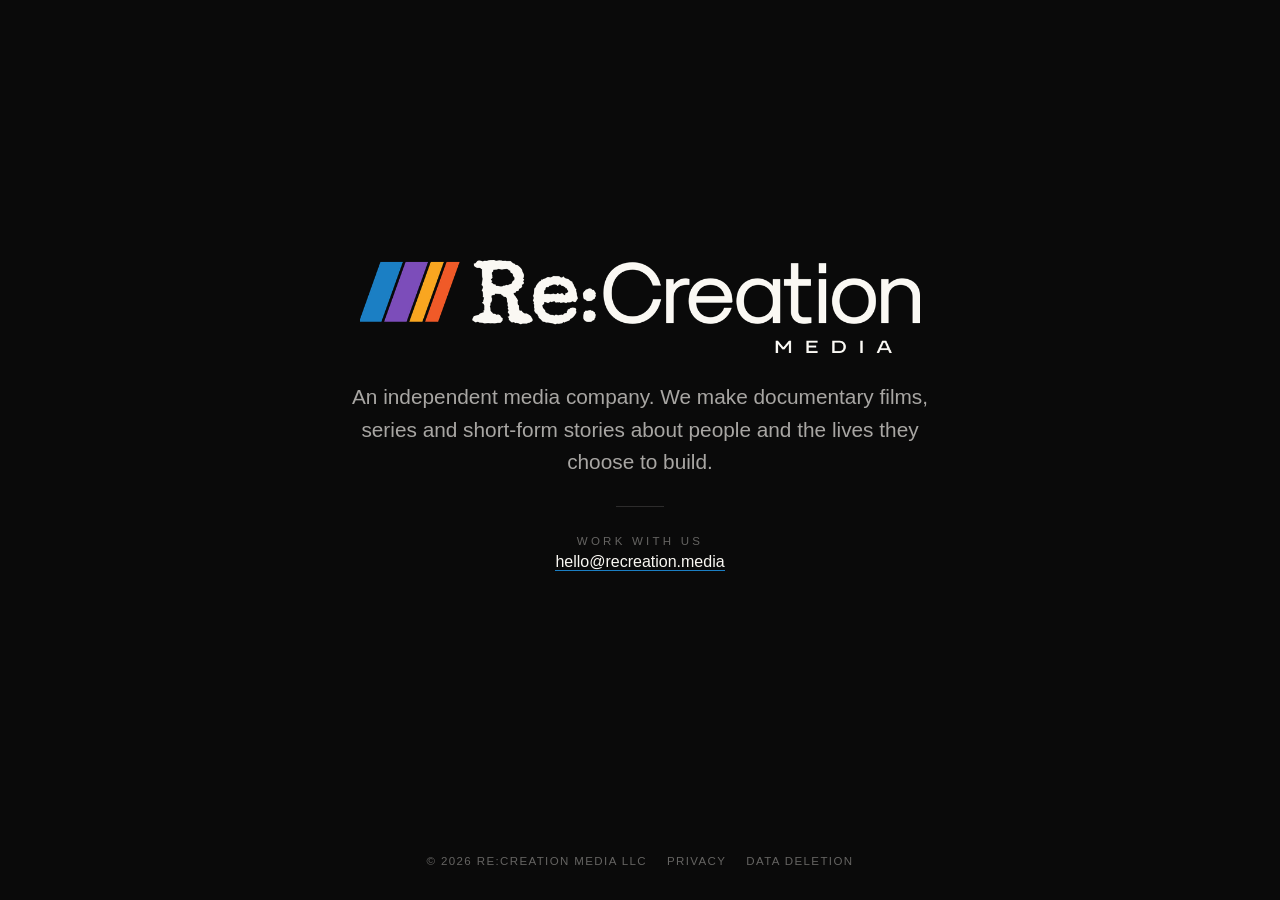
<file: index.html>
<!DOCTYPE html>
<html lang="en">
<head>
<meta charset="utf-8">
<meta name="viewport" content="width=device-width, initial-scale=1">
<title>Re:Creation Media</title>
<meta name="description" content="Re:Creation Media is an independent media company making documentary films, series and short-form stories.">
<meta name="theme-color" content="#0a0a0a">
<link rel="icon" href="/assets/icon.png">
<link rel="stylesheet" href="/style.css">
</head>
<body>
<main class="home">
  <div class="stack">
    <h1 class="logo"><img src="/assets/recreation_logo_light_v2.png" width="957" height="160" alt="Re:Creation Media"></h1>
    <p class="line">An independent media company. We make documentary films, series and short-form stories about people and the lives they choose to build.</p>
    <div class="rule" aria-hidden="true"></div>
    <dl class="facts">
      <div><dt>Work with us</dt><dd><a href="mailto:hello@recreation.media">hello@recreation.media</a></dd></div>
    </dl>
  </div>
</main>
<footer>
  <span>&copy; 2026 Re:Creation Media LLC</span>
  <a href="/privacy/">Privacy</a>
  <a href="/data-deletion/">Data deletion</a>
</footer>
</body>
</html>
</file>
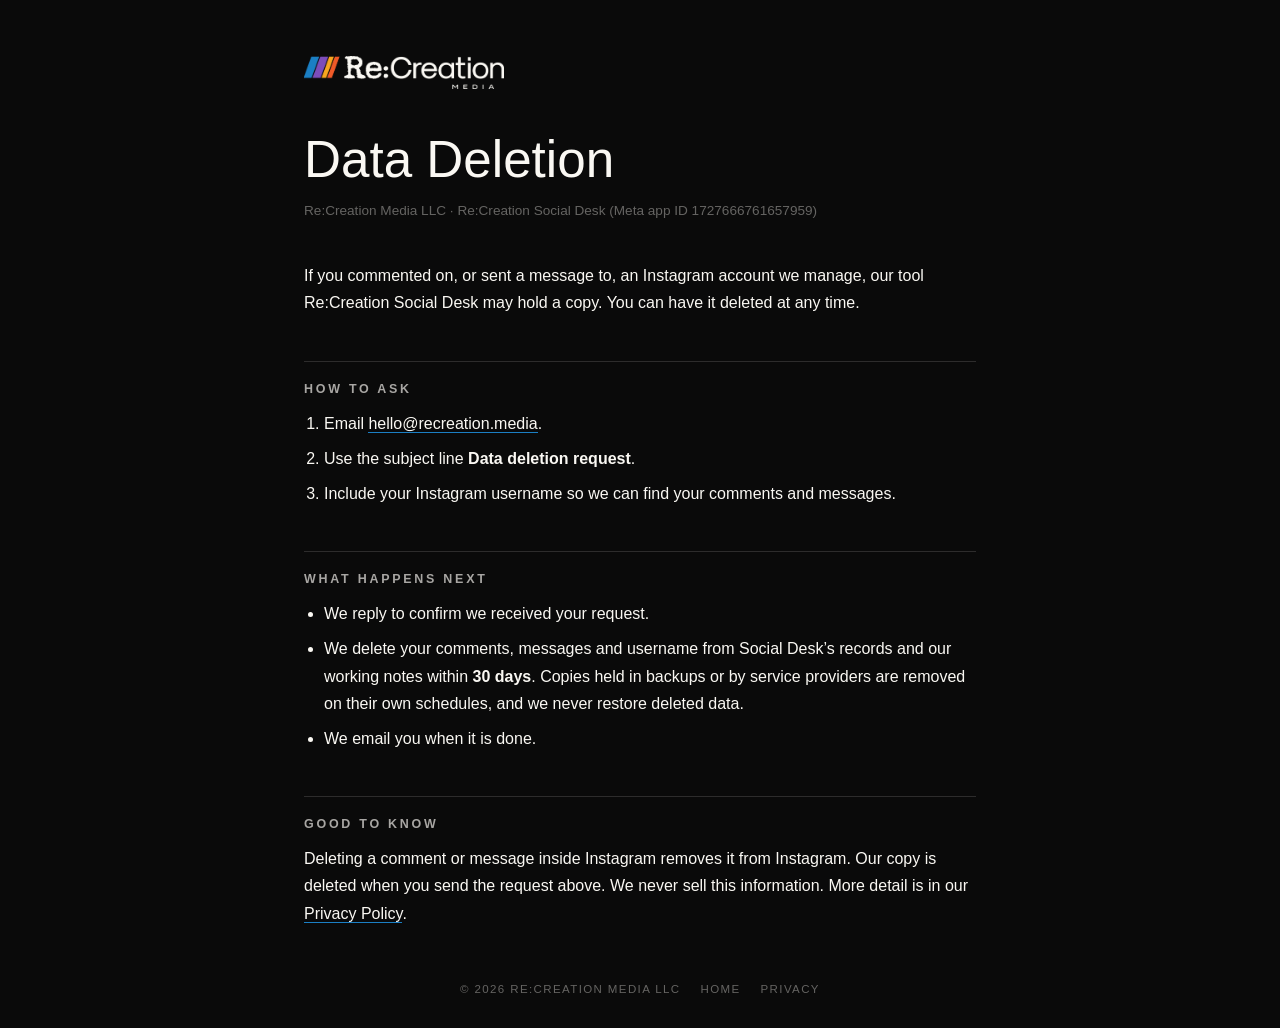
<file: data-deletion/index.html>
<!DOCTYPE html>
<html lang="en">
<head>
<meta charset="utf-8">
<meta name="viewport" content="width=device-width, initial-scale=1">
<title>Data Deletion · Re:Creation Media</title>
<meta name="description" content="How to ask Re:Creation Media LLC to delete information from Re:Creation Social Desk.">
<meta name="theme-color" content="#0a0a0a">
<link rel="icon" href="/assets/icon.png">
<link rel="stylesheet" href="/style.css">
</head>
<body>
<main class="doc">
  <a class="back" href="/"><img src="/assets/recreation_logo_light_v2.png" width="957" height="160" alt="Re:Creation Media, home"></a>
  <h1>Data Deletion</h1>
  <p class="meta">Re:Creation Media LLC · Re:Creation Social Desk (Meta app ID 1727666761657959)</p>

  <p>If you commented on, or sent a message to, an Instagram account we manage, our tool Re:Creation Social Desk may hold a copy. You can have it deleted at any time.</p>

  <h2>How to ask</h2>
  <ol>
    <li>Email <a href="mailto:hello@recreation.media?subject=Data%20deletion%20request">hello@recreation.media</a>.</li>
    <li>Use the subject line <strong>Data deletion request</strong>.</li>
    <li>Include your Instagram username so we can find your comments and messages.</li>
  </ol>

  <h2>What happens next</h2>
  <ul>
    <li>We reply to confirm we received your request.</li>
    <li>We delete your comments, messages and username from Social Desk&rsquo;s records and our working notes within <strong>30 days</strong>. Copies held in backups or by service providers are removed on their own schedules, and we never restore deleted data.</li>
    <li>We email you when it is done.</li>
  </ul>

  <h2>Good to know</h2>
  <p>Deleting a comment or message inside Instagram removes it from Instagram. Our copy is deleted when you send the request above. We never sell this information. More detail is in our <a href="/privacy/">Privacy Policy</a>.</p>
</main>
<footer>
  <span>&copy; 2026 Re:Creation Media LLC</span>
  <a href="/">Home</a>
  <a href="/privacy/">Privacy</a>
</footer>
</body>
</html>
</file>
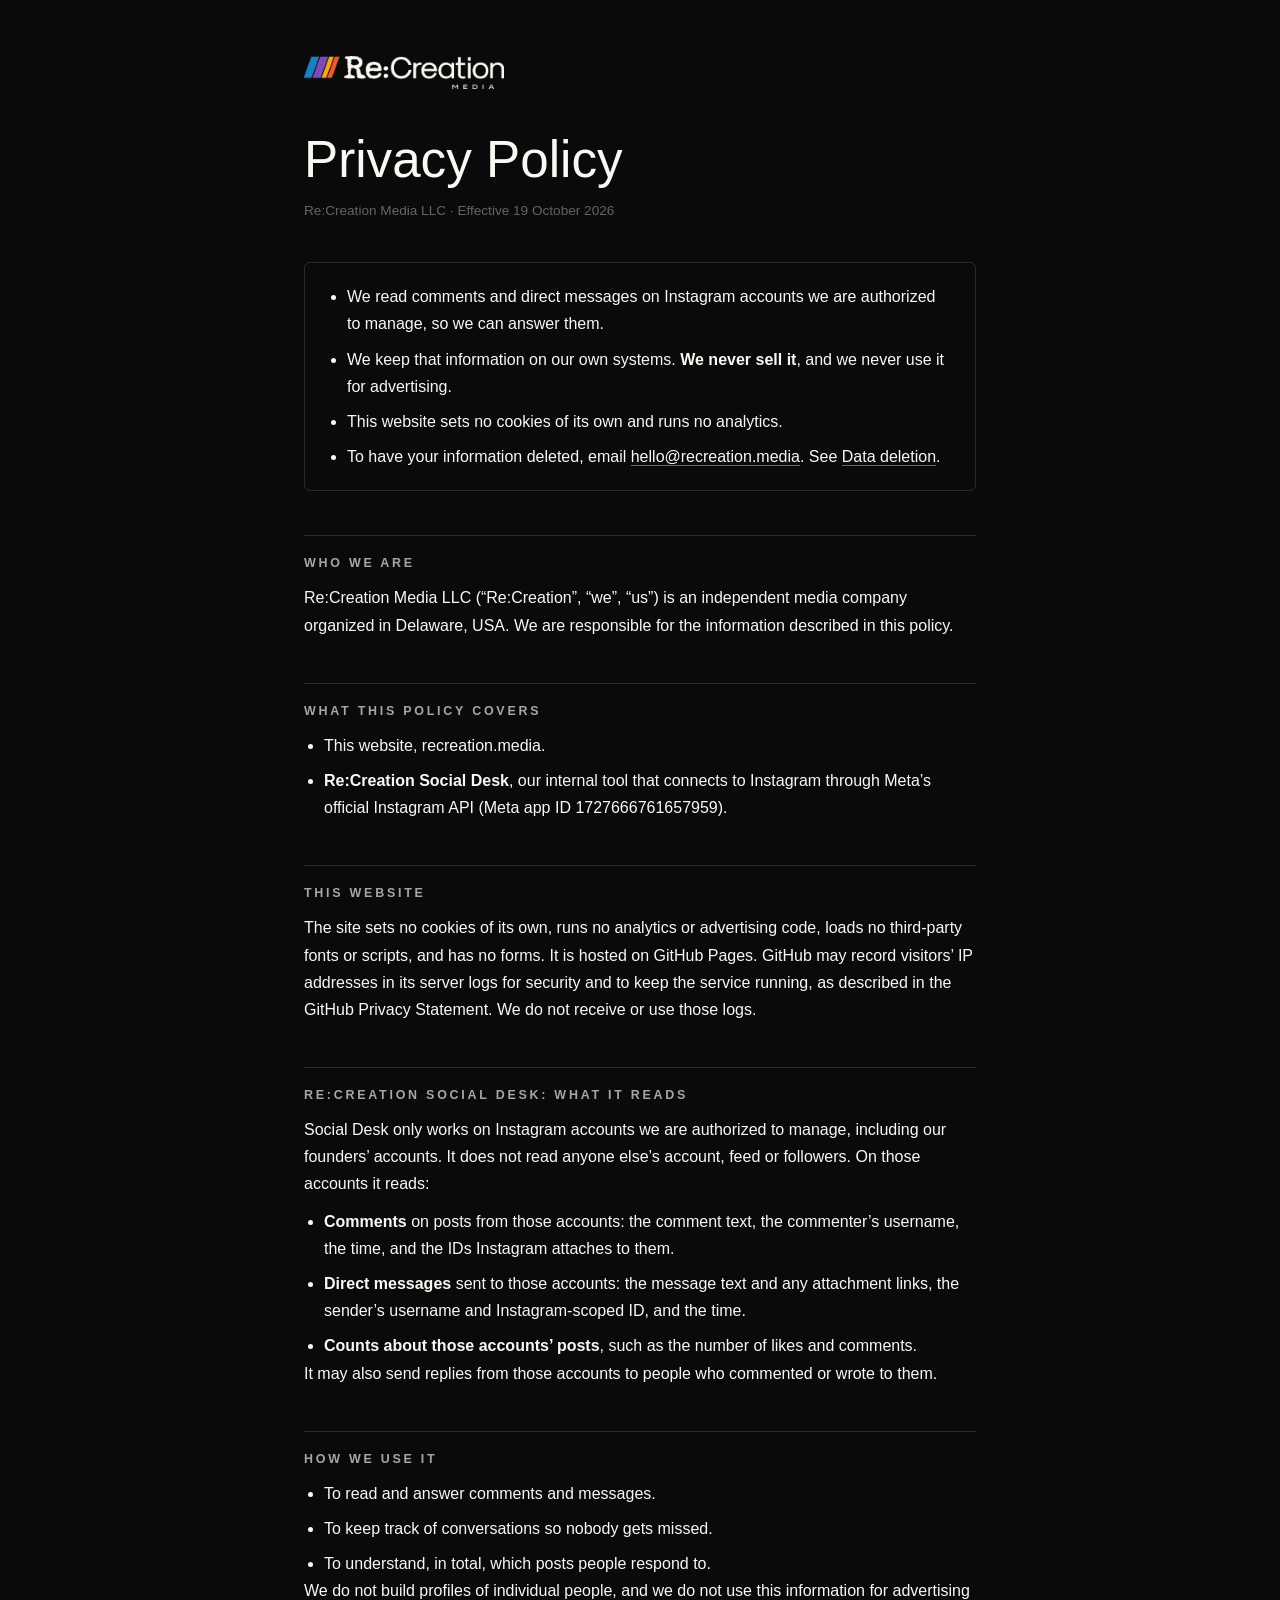
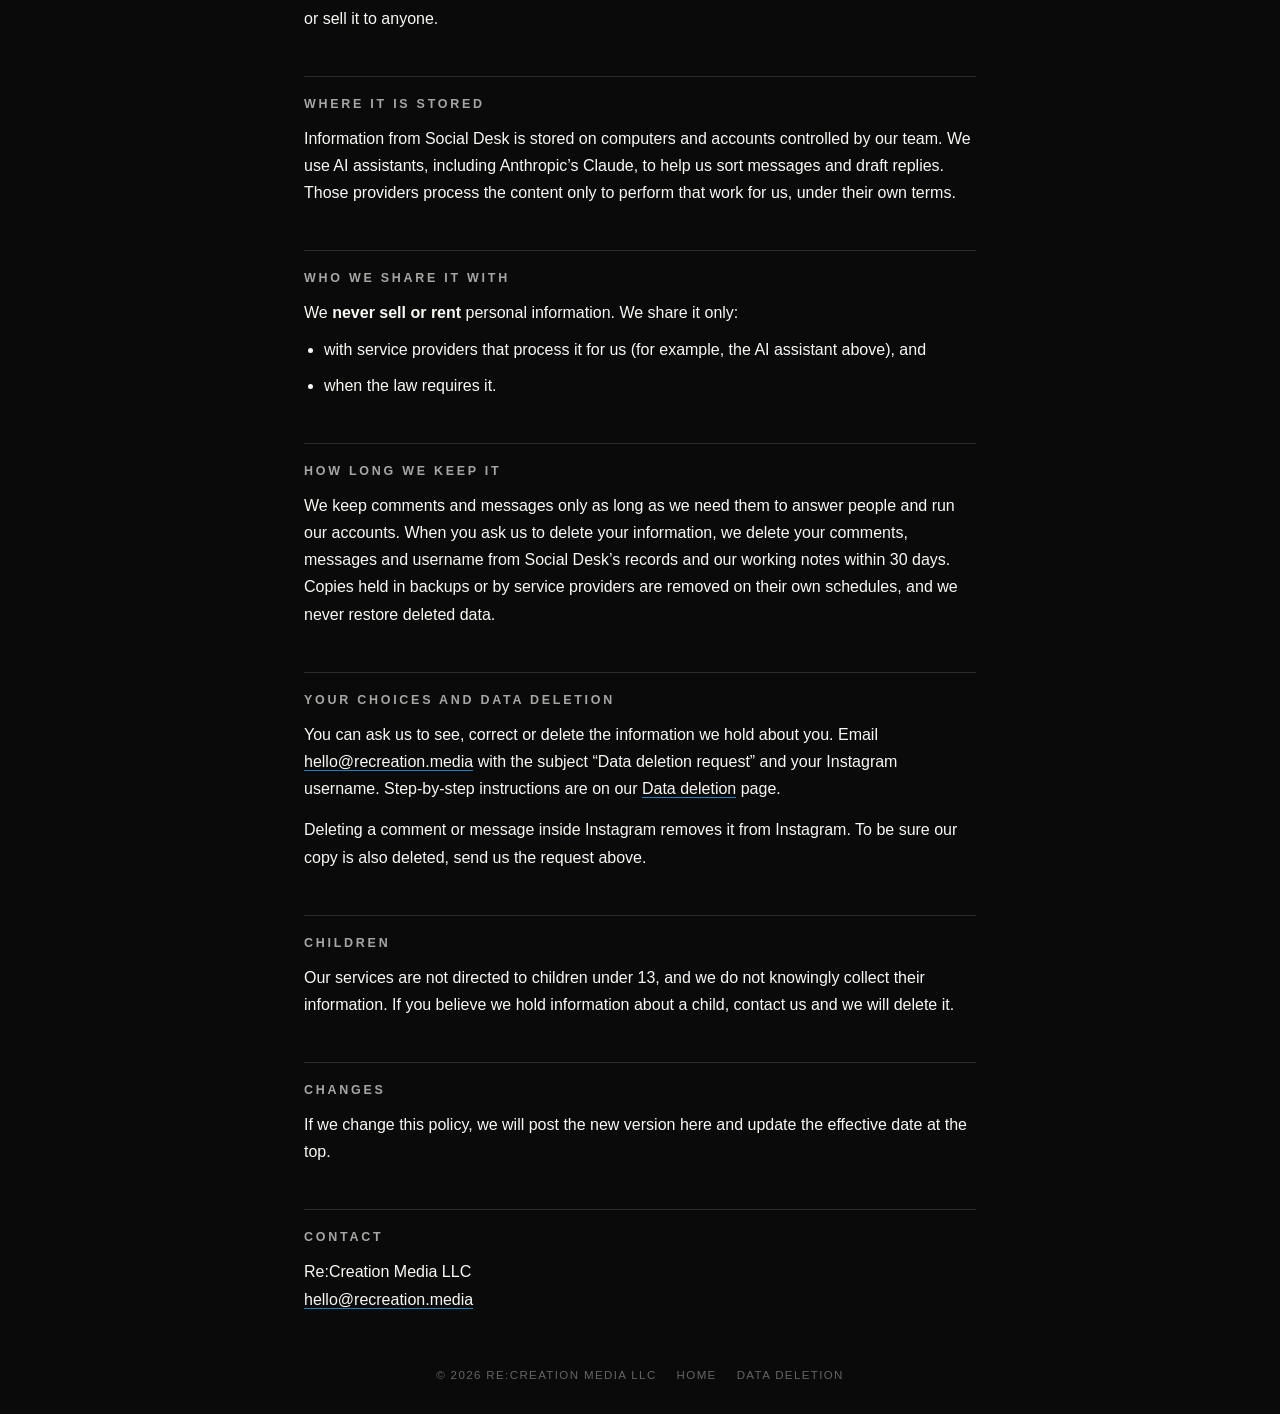
<file: privacy/index.html>
<!DOCTYPE html>
<html lang="en">
<head>
<meta charset="utf-8">
<meta name="viewport" content="width=device-width, initial-scale=1">
<title>Privacy Policy · Re:Creation Media</title>
<meta name="description" content="How Re:Creation Media LLC handles information on this website and in its Instagram tool, Re:Creation Social Desk.">
<meta name="theme-color" content="#0a0a0a">
<link rel="icon" href="/assets/icon.png">
<link rel="stylesheet" href="/style.css">
</head>
<body>
<main class="doc">
  <a class="back" href="/"><img src="/assets/recreation_logo_light_v2.png" width="957" height="160" alt="Re:Creation Media, home"></a>
  <h1>Privacy Policy</h1>
  <p class="meta">Re:Creation Media LLC · Effective 19 October 2026</p>

  <div class="summary">
    <ul>
      <li>We read comments and direct messages on Instagram accounts we are authorized to manage, so we can answer them.</li>
      <li>We keep that information on our own systems. <strong>We never sell it</strong>, and we never use it for advertising.</li>
      <li>This website sets no cookies of its own and runs no analytics.</li>
      <li>To have your information deleted, email <a href="mailto:hello@recreation.media">hello@recreation.media</a>. See <a href="/data-deletion/">Data deletion</a>.</li>
    </ul>
  </div>

  <h2>Who we are</h2>
  <p>Re:Creation Media LLC (&ldquo;Re:Creation&rdquo;, &ldquo;we&rdquo;, &ldquo;us&rdquo;) is an independent media company organized in Delaware, USA. We are responsible for the information described in this policy.</p>

  <h2>What this policy covers</h2>
  <ul>
    <li>This website, recreation.media.</li>
    <li><strong>Re:Creation Social Desk</strong>, our internal tool that connects to Instagram through Meta&rsquo;s official Instagram API (Meta app ID 1727666761657959).</li>
  </ul>

  <h2>This website</h2>
  <p>The site sets no cookies of its own, runs no analytics or advertising code, loads no third-party fonts or scripts, and has no forms. It is hosted on GitHub Pages. GitHub may record visitors&rsquo; IP addresses in its server logs for security and to keep the service running, as described in the GitHub Privacy Statement. We do not receive or use those logs.</p>

  <h2>Re:Creation Social Desk: what it reads</h2>
  <p>Social Desk only works on Instagram accounts we are authorized to manage, including our founders&rsquo; accounts. It does not read anyone else&rsquo;s account, feed or followers. On those accounts it reads:</p>
  <ul>
    <li><strong>Comments</strong> on posts from those accounts: the comment text, the commenter&rsquo;s username, the time, and the IDs Instagram attaches to them.</li>
    <li><strong>Direct messages</strong> sent to those accounts: the message text and any attachment links, the sender&rsquo;s username and Instagram-scoped ID, and the time.</li>
    <li><strong>Counts about those accounts&rsquo; posts</strong>, such as the number of likes and comments.</li>
  </ul>
  <p>It may also send replies from those accounts to people who commented or wrote to them.</p>

  <h2>How we use it</h2>
  <ul>
    <li>To read and answer comments and messages.</li>
    <li>To keep track of conversations so nobody gets missed.</li>
    <li>To understand, in total, which posts people respond to.</li>
  </ul>
  <p>We do not build profiles of individual people, and we do not use this information for advertising or sell it to anyone.</p>

  <h2>Where it is stored</h2>
  <p>Information from Social Desk is stored on computers and accounts controlled by our team. We use AI assistants, including Anthropic&rsquo;s Claude, to help us sort messages and draft replies. Those providers process the content only to perform that work for us, under their own terms.</p>

  <h2>Who we share it with</h2>
  <p>We <strong>never sell or rent</strong> personal information. We share it only:</p>
  <ul>
    <li>with service providers that process it for us (for example, the AI assistant above), and</li>
    <li>when the law requires it.</li>
  </ul>

  <h2>How long we keep it</h2>
  <p>We keep comments and messages only as long as we need them to answer people and run our accounts. When you ask us to delete your information, we delete your comments, messages and username from Social Desk&rsquo;s records and our working notes within 30 days. Copies held in backups or by service providers are removed on their own schedules, and we never restore deleted data.</p>

  <h2 id="data-deletion">Your choices and data deletion</h2>
  <p>You can ask us to see, correct or delete the information we hold about you. Email <a href="mailto:hello@recreation.media?subject=Data%20deletion%20request">hello@recreation.media</a> with the subject &ldquo;Data deletion request&rdquo; and your Instagram username. Step-by-step instructions are on our <a href="/data-deletion/">Data deletion</a> page.</p>
  <p>Deleting a comment or message inside Instagram removes it from Instagram. To be sure our copy is also deleted, send us the request above.</p>

  <h2>Children</h2>
  <p>Our services are not directed to children under 13, and we do not knowingly collect their information. If you believe we hold information about a child, contact us and we will delete it.</p>

  <h2>Changes</h2>
  <p>If we change this policy, we will post the new version here and update the effective date at the top.</p>

  <h2>Contact</h2>
  <p>Re:Creation Media LLC<br><a href="mailto:hello@recreation.media">hello@recreation.media</a></p>
</main>
<footer>
  <span>&copy; 2026 Re:Creation Media LLC</span>
  <a href="/">Home</a>
  <a href="/data-deletion/">Data deletion</a>
</footer>
</body>
</html>
</file>
<file: style.css>
/* Re:Creation Media: basic one-page site (Oct 2026).
   Current mark: Family Stripes v2 logo (BRAND_ITERATION_LOG, 4 Aug) on the black
   ground (Ryan, 18 Oct). The rebrand charter owns the next look: when BRAND_CANON.md
   lands, swap assets/ and the tokens below, nothing else.
   System fonts only: no third-party requests, so the privacy page stays true. */

:root {
  --bg: #0a0a0a;
  --fg: #FAF8F3;       /* the wordmark's own bone */
  --accent: #1B7FC4;   /* cerulean, first stripe */
  --soft: rgba(250, 248, 243, 0.66);
  --faint: rgba(250, 248, 243, 0.38);
  --rule: rgba(250, 248, 243, 0.14);
  --sans: -apple-system, BlinkMacSystemFont, "Helvetica Neue", "Segoe UI", Arial, sans-serif;
}

* { margin: 0; padding: 0; box-sizing: border-box; }

html { background: var(--bg); color-scheme: dark; }

body {
  background: var(--bg);
  color: var(--fg);
  font-family: var(--sans);
  -webkit-font-smoothing: antialiased;
  min-height: 100svh;
  display: flex;
  flex-direction: column;
}

a { color: var(--fg); text-decoration: none; border-bottom: 1px solid var(--accent); }
a:hover, a:focus-visible { border-bottom-color: var(--fg); }
a:focus-visible { outline: 2px solid var(--fg); outline-offset: 3px; }

/* ---------- home ---------- */

.home {
  flex: 1;
  display: grid;
  place-items: center;
  padding: 48px 16px;
  text-align: center;
}

.home .stack { display: grid; gap: 28px; justify-items: center; }

.logo { line-height: 0; }
.logo img { width: min(560px, 86vw); height: auto; }

.line {
  font-size: clamp(1.05rem, 2.4vw, 1.3rem);
  line-height: 1.55;
  max-width: 30em;
  color: var(--soft);
}

.rule { width: 48px; height: 1px; background: var(--rule); }

.facts { display: grid; gap: 14px; }
.facts dt {
  font-size: 0.72rem;
  letter-spacing: 0.28em;
  text-transform: uppercase;
  color: var(--faint);
  margin-bottom: 6px;
}
.facts dd { font-size: 1rem; }

/* ---------- footer ---------- */

footer {
  padding: 24px 16px 32px;
  display: flex;
  flex-wrap: wrap;
  gap: 8px 20px;
  justify-content: center;
  font-size: 0.72rem;
  letter-spacing: 0.12em;
  text-transform: uppercase;
  color: var(--faint);
}
footer a { color: var(--faint); border-bottom-color: transparent; }
footer a:hover, footer a:focus-visible { color: var(--fg); }

/* ---------- legal pages ---------- */

.doc {
  flex: 1;
  width: 100%;
  max-width: 44rem;
  margin: 0 auto;
  padding: 56px 16px 32px;
}

.doc .back { display: inline-block; border-bottom: none; margin-bottom: 44px; line-height: 0; }
.doc .back img { width: 200px; height: auto; }

.doc h1 {
  font-weight: 400;
  font-size: clamp(2.2rem, 7vw, 3.2rem);
  line-height: 1.05;
  margin-bottom: 12px;
}

.doc .meta { color: var(--faint); font-size: 0.85rem; margin-bottom: 40px; }

.doc h2 {
  font-size: 0.78rem;
  letter-spacing: 0.22em;
  text-transform: uppercase;
  color: var(--soft);
  font-weight: 600;
  margin: 44px 0 14px;
  padding-top: 20px;
  border-top: 1px solid var(--rule);
}

.doc p, .doc li { font-size: 1rem; line-height: 1.7; color: var(--fg); }
.doc p + p { margin-top: 14px; }
.doc ul, .doc ol { padding-left: 1.25em; display: grid; gap: 8px; margin-top: 10px; }
.doc strong { font-weight: 600; }

.summary {
  border: 1px solid var(--rule);
  border-radius: 6px;
  padding: 20px 22px;
  margin-bottom: 8px;
}
.summary ul { margin-top: 0; }
</file>
